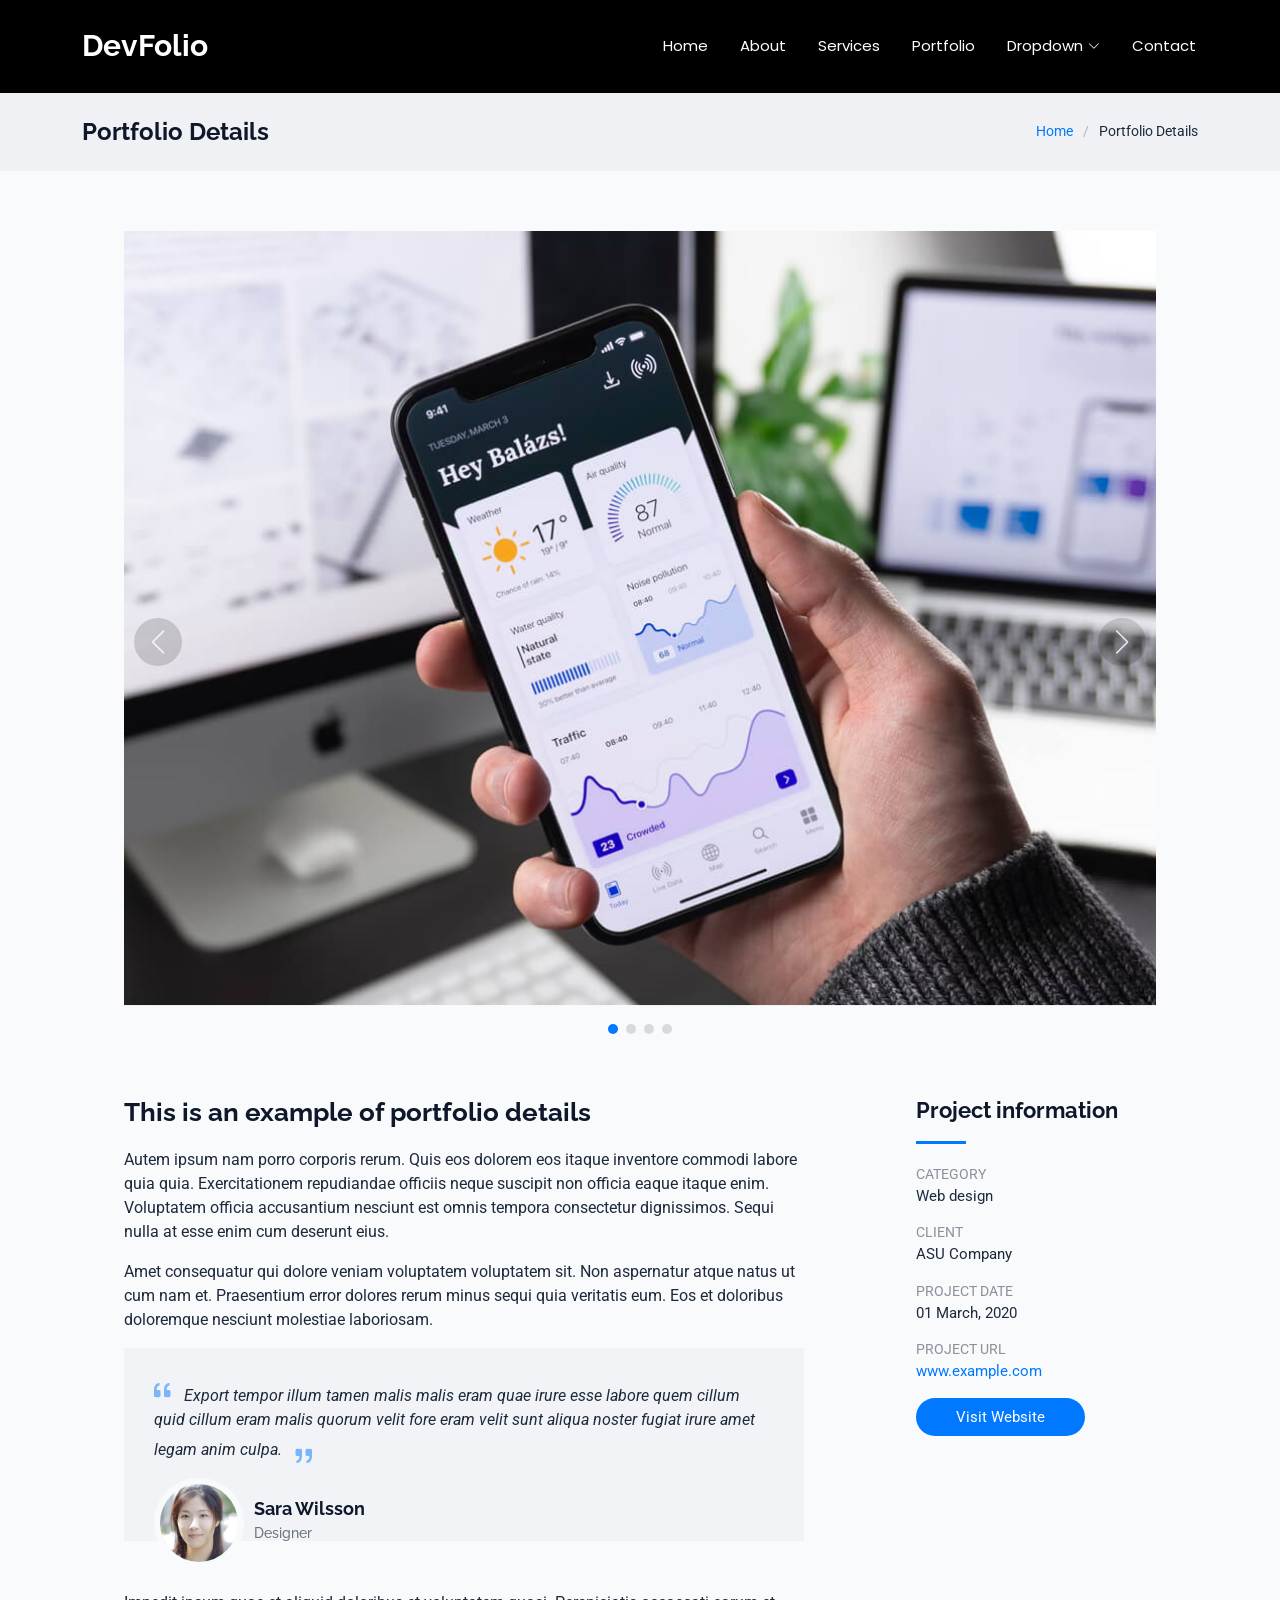
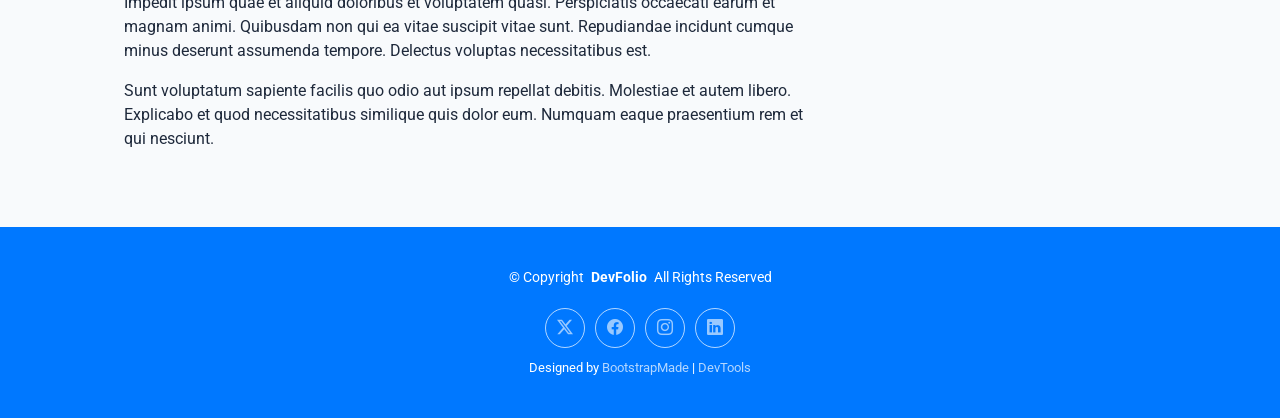
<file: DevFolio/portfolio-details.html>
<!DOCTYPE html>
<html lang="en">

<head>
  <meta charset="utf-8">
  <meta content="width=device-width, initial-scale=1.0" name="viewport">
  <title>Portfolio Details - DevFolio Bootstrap Template</title>
  <meta name="description" content="">
  <meta name="keywords" content="">

  <!-- Favicons -->
  <link href="assets/img/favicon.png" rel="icon">
  <link href="assets/img/apple-touch-icon.png" rel="apple-touch-icon">

  <!-- Fonts -->
  <link href="https://fonts.googleapis.com" rel="preconnect">
  <link href="https://fonts.gstatic.com" rel="preconnect" crossorigin>
  <link href="https://fonts.googleapis.com/css2?family=Roboto:ital,wght@0,100;0,300;0,400;0,500;0,700;0,900;1,100;1,300;1,400;1,500;1,700;1,900&family=Poppins:ital,wght@0,100;0,200;0,300;0,400;0,500;0,600;0,700;0,800;0,900;1,100;1,200;1,300;1,400;1,500;1,600;1,700;1,800;1,900&family=Raleway:ital,wght@0,100;0,200;0,300;0,400;0,500;0,600;0,700;0,800;0,900;1,100;1,200;1,300;1,400;1,500;1,600;1,700;1,800;1,900&display=swap" rel="stylesheet">

  <!-- Vendor CSS Files -->
  <link href="assets/vendor/bootstrap/css/bootstrap.min.css" rel="stylesheet">
  <link href="assets/vendor/bootstrap-icons/bootstrap-icons.css" rel="stylesheet">
  <link href="assets/vendor/aos/aos.css" rel="stylesheet">
  <link href="assets/vendor/glightbox/css/glightbox.min.css" rel="stylesheet">
  <link href="assets/vendor/swiper/swiper-bundle.min.css" rel="stylesheet">

  <!-- Main CSS File -->
  <link href="assets/css/main.css" rel="stylesheet">

  <!-- =======================================================
  * Template Name: DevFolio
  * Template URL: https://bootstrapmade.com/devfolio-bootstrap-portfolio-html-template/
  * Updated: Aug 07 2024 with Bootstrap v5.3.3
  * Author: BootstrapMade.com
  * License: https://bootstrapmade.com/license/
  ======================================================== -->
</head>

<body class="portfolio-details-page">

  <header id="header" class="header d-flex align-items-center sticky-top">
    <div class="container-fluid container-xl position-relative d-flex align-items-center justify-content-between">

      <a href="index.html" class="logo d-flex align-items-center">
        <!-- Uncomment the line below if you also wish to use an image logo -->
        <!-- <img src="assets/img/logo.png" alt=""> -->
        <h1 class="sitename">DevFolio</h1>
      </a>

      <nav id="navmenu" class="navmenu">
        <ul>
          <li><a href="#hero">Home<br></a></li>
          <li><a href="#about">About</a></li>
          <li><a href="#services">Services</a></li>
          <li><a href="#portfolio">Portfolio</a></li>
          <li class="dropdown"><a href="#"><span>Dropdown</span> <i class="bi bi-chevron-down toggle-dropdown"></i></a>
            <ul>
              <li><a href="#">Dropdown 1</a></li>
              <li class="dropdown"><a href="#"><span>Deep Dropdown</span> <i class="bi bi-chevron-down toggle-dropdown"></i></a>
                <ul>
                  <li><a href="#">Deep Dropdown 1</a></li>
                  <li><a href="#">Deep Dropdown 2</a></li>
                  <li><a href="#">Deep Dropdown 3</a></li>
                  <li><a href="#">Deep Dropdown 4</a></li>
                  <li><a href="#">Deep Dropdown 5</a></li>
                </ul>
              </li>
              <li><a href="#">Dropdown 2</a></li>
              <li><a href="#">Dropdown 3</a></li>
              <li><a href="#">Dropdown 4</a></li>
            </ul>
          </li>
          <li><a href="#contact">Contact</a></li>
        </ul>
        <i class="mobile-nav-toggle d-xl-none bi bi-list"></i>
      </nav>

    </div>
  </header>

  <main class="main">

    <!-- Page Title -->
    <div class="page-title" data-aos="fade">
      <div class="container d-lg-flex justify-content-between align-items-center">
        <h1 class="mb-2 mb-lg-0">Portfolio Details</h1>
        <nav class="breadcrumbs">
          <ol>
            <li><a href="index.html">Home</a></li>
            <li class="current">Portfolio Details</li>
          </ol>
        </nav>
      </div>
    </div><!-- End Page Title -->

    <!-- Portfolio Details Section -->
    <section id="portfolio-details" class="portfolio-details section">

      <div class="container" data-aos="fade-up">

        <div class="portfolio-details-slider swiper init-swiper">
          <script type="application/json" class="swiper-config">
            {
              "loop": true,
              "speed": 600,
              "autoplay": {
                "delay": 5000
              },
              "slidesPerView": "auto",
              "navigation": {
                "nextEl": ".swiper-button-next",
                "prevEl": ".swiper-button-prev"
              },
              "pagination": {
                "el": ".swiper-pagination",
                "type": "bullets",
                "clickable": true
              }
            }
          </script>
          <div class="swiper-wrapper align-items-center">

            <div class="swiper-slide">
              <img src="assets/img/portfolio/app-1.jpg" alt="">
            </div>

            <div class="swiper-slide">
              <img src="assets/img/portfolio/product-1.jpg" alt="">
            </div>

            <div class="swiper-slide">
              <img src="assets/img/portfolio/branding-1.jpg" alt="">
            </div>

            <div class="swiper-slide">
              <img src="assets/img/portfolio/books-1.jpg" alt="">
            </div>

          </div>
          <div class="swiper-button-prev"></div>
          <div class="swiper-button-next"></div>
          <div class="swiper-pagination"></div>
        </div>

        <div class="row justify-content-between gy-4 mt-4">

          <div class="col-lg-8" data-aos="fade-up">
            <div class="portfolio-description">
              <h2>This is an example of portfolio details</h2>
              <p>
                Autem ipsum nam porro corporis rerum. Quis eos dolorem eos itaque inventore commodi labore quia quia. Exercitationem repudiandae officiis neque suscipit non officia eaque itaque enim. Voluptatem officia accusantium nesciunt est omnis tempora consectetur dignissimos. Sequi nulla at esse enim cum deserunt eius.
              </p>
              <p>
                Amet consequatur qui dolore veniam voluptatem voluptatem sit. Non aspernatur atque natus ut cum nam et. Praesentium error dolores rerum minus sequi quia veritatis eum. Eos et doloribus doloremque nesciunt molestiae laboriosam.
              </p>

              <div class="testimonial-item">
                <p>
                  <i class="bi bi-quote quote-icon-left"></i>
                  <span>Export tempor illum tamen malis malis eram quae irure esse labore quem cillum quid cillum eram malis quorum velit fore eram velit sunt aliqua noster fugiat irure amet legam anim culpa.</span>
                  <i class="bi bi-quote quote-icon-right"></i>
                </p>
                <div>
                  <img src="assets/img/testimonials/testimonials-2.jpg" class="testimonial-img" alt="">
                  <h3>Sara Wilsson</h3>
                  <h4>Designer</h4>
                </div>
              </div>

              <p>
                Impedit ipsum quae et aliquid doloribus et voluptatem quasi. Perspiciatis occaecati earum et magnam animi. Quibusdam non qui ea vitae suscipit vitae sunt. Repudiandae incidunt cumque minus deserunt assumenda tempore. Delectus voluptas necessitatibus est.
              </p>

              <p>
                Sunt voluptatum sapiente facilis quo odio aut ipsum repellat debitis. Molestiae et autem libero. Explicabo et quod necessitatibus similique quis dolor eum. Numquam eaque praesentium rem et qui nesciunt.
              </p>

            </div>
          </div>

          <div class="col-lg-3" data-aos="fade-up" data-aos-delay="100">
            <div class="portfolio-info">
              <h3>Project information</h3>
              <ul>
                <li><strong>Category</strong> Web design</li>
                <li><strong>Client</strong> ASU Company</li>
                <li><strong>Project date</strong> 01 March, 2020</li>
                <li><strong>Project URL</strong> <a href="#">www.example.com</a></li>
                <li><a href="#" class="btn-visit align-self-start">Visit Website</a></li>
              </ul>
            </div>
          </div>

        </div>

      </div>

    </section><!-- /Portfolio Details Section -->

  </main>

  <footer id="footer" class="footer accent-background">

    <div class="container">
      <div class="copyright text-center ">
        <p>© <span>Copyright</span> <strong class="px-1 sitename">DevFolio</strong> <span>All Rights Reserved</span></p>
      </div>
      <div class="social-links d-flex justify-content-center">
        <a href=""><i class="bi bi-twitter-x"></i></a>
        <a href=""><i class="bi bi-facebook"></i></a>
        <a href=""><i class="bi bi-instagram"></i></a>
        <a href=""><i class="bi bi-linkedin"></i></a>
      </div>
      <div class="credits">
        <!-- All the links in the footer should remain intact. -->
        <!-- You can delete the links only if you've purchased the pro version. -->
        <!-- Licensing information: https://bootstrapmade.com/license/ -->
        <!-- Purchase the pro version with working PHP/AJAX contact form: [buy-url] -->
        Designed by <a href="https://bootstrapmade.com/">BootstrapMade</a> | <a href="https://bootstrapmade.com/tools/">DevTools</a>
      </div>
    </div>

  </footer>

  <!-- Scroll Top -->
  <a href="#" id="scroll-top" class="scroll-top d-flex align-items-center justify-content-center"><i class="bi bi-arrow-up-short"></i></a>

  <!-- Preloader -->
  <div id="preloader"></div>

  <!-- Vendor JS Files -->
  <script src="assets/vendor/bootstrap/js/bootstrap.bundle.min.js"></script>
  <script src="assets/vendor/php-email-form/validate.js"></script>
  <script src="assets/vendor/aos/aos.js"></script>
  <script src="assets/vendor/typed.js/typed.umd.js"></script>
  <script src="assets/vendor/waypoints/noframework.waypoints.js"></script>
  <script src="assets/vendor/purecounter/purecounter_vanilla.js"></script>
  <script src="assets/vendor/glightbox/js/glightbox.min.js"></script>
  <script src="assets/vendor/imagesloaded/imagesloaded.pkgd.min.js"></script>
  <script src="assets/vendor/isotope-layout/isotope.pkgd.min.js"></script>
  <script src="assets/vendor/swiper/swiper-bundle.min.js"></script>

  <!-- Main JS File -->
  <script src="assets/js/main.js"></script>

</body>

</html>
</file>
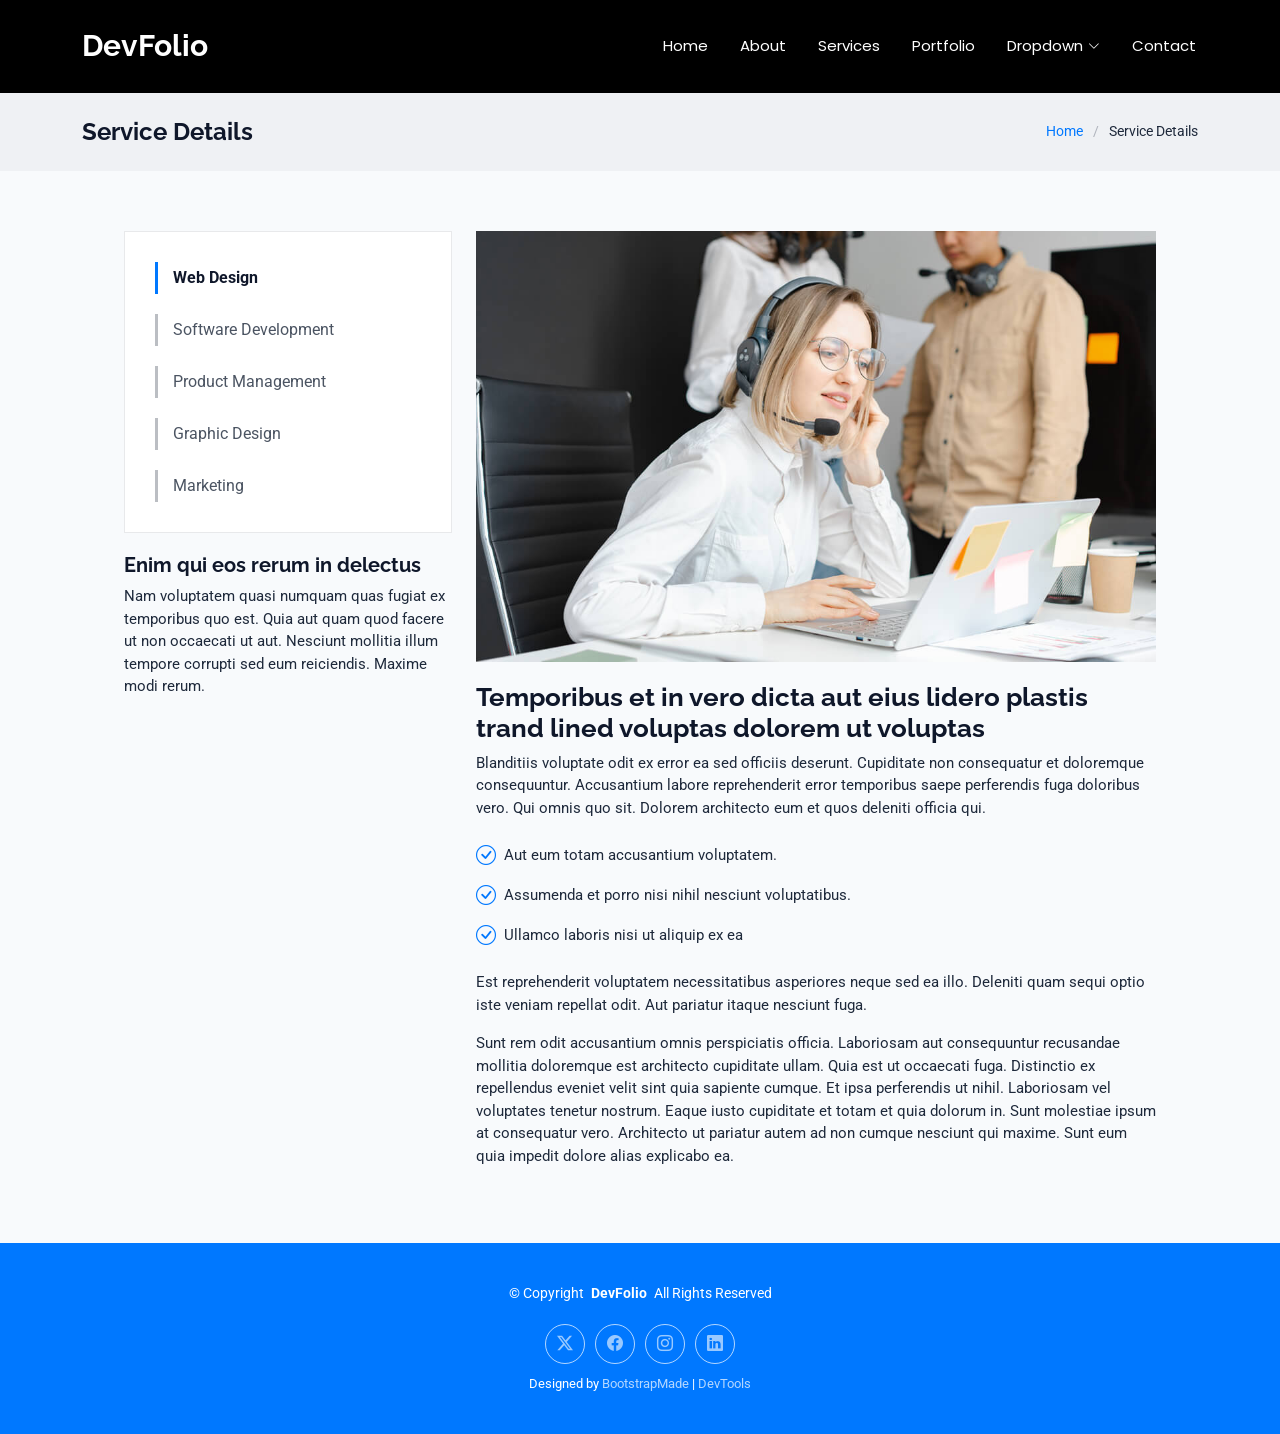
<file: DevFolio/service-details.html>
<!DOCTYPE html>
<html lang="en">

<head>
  <meta charset="utf-8">
  <meta content="width=device-width, initial-scale=1.0" name="viewport">
  <title>Service Details - DevFolio Bootstrap Template</title>
  <meta name="description" content="">
  <meta name="keywords" content="">

  <!-- Favicons -->
  <link href="assets/img/favicon.png" rel="icon">
  <link href="assets/img/apple-touch-icon.png" rel="apple-touch-icon">

  <!-- Fonts -->
  <link href="https://fonts.googleapis.com" rel="preconnect">
  <link href="https://fonts.gstatic.com" rel="preconnect" crossorigin>
  <link href="https://fonts.googleapis.com/css2?family=Roboto:ital,wght@0,100;0,300;0,400;0,500;0,700;0,900;1,100;1,300;1,400;1,500;1,700;1,900&family=Poppins:ital,wght@0,100;0,200;0,300;0,400;0,500;0,600;0,700;0,800;0,900;1,100;1,200;1,300;1,400;1,500;1,600;1,700;1,800;1,900&family=Raleway:ital,wght@0,100;0,200;0,300;0,400;0,500;0,600;0,700;0,800;0,900;1,100;1,200;1,300;1,400;1,500;1,600;1,700;1,800;1,900&display=swap" rel="stylesheet">

  <!-- Vendor CSS Files -->
  <link href="assets/vendor/bootstrap/css/bootstrap.min.css" rel="stylesheet">
  <link href="assets/vendor/bootstrap-icons/bootstrap-icons.css" rel="stylesheet">
  <link href="assets/vendor/aos/aos.css" rel="stylesheet">
  <link href="assets/vendor/glightbox/css/glightbox.min.css" rel="stylesheet">
  <link href="assets/vendor/swiper/swiper-bundle.min.css" rel="stylesheet">

  <!-- Main CSS File -->
  <link href="assets/css/main.css" rel="stylesheet">

  <!-- =======================================================
  * Template Name: DevFolio
  * Template URL: https://bootstrapmade.com/devfolio-bootstrap-portfolio-html-template/
  * Updated: Aug 07 2024 with Bootstrap v5.3.3
  * Author: BootstrapMade.com
  * License: https://bootstrapmade.com/license/
  ======================================================== -->
</head>

<body class="service-details-page">

  <header id="header" class="header d-flex align-items-center sticky-top">
    <div class="container-fluid container-xl position-relative d-flex align-items-center justify-content-between">

      <a href="index.html" class="logo d-flex align-items-center">
        <!-- Uncomment the line below if you also wish to use an image logo -->
        <!-- <img src="assets/img/logo.png" alt=""> -->
        <h1 class="sitename">DevFolio</h1>
      </a>

      <nav id="navmenu" class="navmenu">
        <ul>
          <li><a href="#hero">Home<br></a></li>
          <li><a href="#about">About</a></li>
          <li><a href="#services">Services</a></li>
          <li><a href="#portfolio">Portfolio</a></li>
          <li class="dropdown"><a href="#"><span>Dropdown</span> <i class="bi bi-chevron-down toggle-dropdown"></i></a>
            <ul>
              <li><a href="#">Dropdown 1</a></li>
              <li class="dropdown"><a href="#"><span>Deep Dropdown</span> <i class="bi bi-chevron-down toggle-dropdown"></i></a>
                <ul>
                  <li><a href="#">Deep Dropdown 1</a></li>
                  <li><a href="#">Deep Dropdown 2</a></li>
                  <li><a href="#">Deep Dropdown 3</a></li>
                  <li><a href="#">Deep Dropdown 4</a></li>
                  <li><a href="#">Deep Dropdown 5</a></li>
                </ul>
              </li>
              <li><a href="#">Dropdown 2</a></li>
              <li><a href="#">Dropdown 3</a></li>
              <li><a href="#">Dropdown 4</a></li>
            </ul>
          </li>
          <li><a href="#contact">Contact</a></li>
        </ul>
        <i class="mobile-nav-toggle d-xl-none bi bi-list"></i>
      </nav>

    </div>
  </header>

  <main class="main">

    <!-- Page Title -->
    <div class="page-title" data-aos="fade">
      <div class="container d-lg-flex justify-content-between align-items-center">
        <h1 class="mb-2 mb-lg-0">Service Details</h1>
        <nav class="breadcrumbs">
          <ol>
            <li><a href="index.html">Home</a></li>
            <li class="current">Service Details</li>
          </ol>
        </nav>
      </div>
    </div><!-- End Page Title -->

    <!-- Service Details Section -->
    <section id="service-details" class="service-details section">

      <div class="container">

        <div class="row gy-4">

          <div class="col-lg-4" data-aos="fade-up" data-aos-delay="100">
            <div class="services-list">
              <a href="#" class="active">Web Design</a>
              <a href="#">Software Development</a>
              <a href="#">Product Management</a>
              <a href="#">Graphic Design</a>
              <a href="#">Marketing</a>
            </div>

            <h4>Enim qui eos rerum in delectus</h4>
            <p>Nam voluptatem quasi numquam quas fugiat ex temporibus quo est. Quia aut quam quod facere ut non occaecati ut aut. Nesciunt mollitia illum tempore corrupti sed eum reiciendis. Maxime modi rerum.</p>
          </div>

          <div class="col-lg-8" data-aos="fade-up" data-aos-delay="200">
            <img src="assets/img/services.jpg" alt="" class="img-fluid services-img">
            <h3>Temporibus et in vero dicta aut eius lidero plastis trand lined voluptas dolorem ut voluptas</h3>
            <p>
              Blanditiis voluptate odit ex error ea sed officiis deserunt. Cupiditate non consequatur et doloremque consequuntur. Accusantium labore reprehenderit error temporibus saepe perferendis fuga doloribus vero. Qui omnis quo sit. Dolorem architecto eum et quos deleniti officia qui.
            </p>
            <ul>
              <li><i class="bi bi-check-circle"></i> <span>Aut eum totam accusantium voluptatem.</span></li>
              <li><i class="bi bi-check-circle"></i> <span>Assumenda et porro nisi nihil nesciunt voluptatibus.</span></li>
              <li><i class="bi bi-check-circle"></i> <span>Ullamco laboris nisi ut aliquip ex ea</span></li>
            </ul>
            <p>
              Est reprehenderit voluptatem necessitatibus asperiores neque sed ea illo. Deleniti quam sequi optio iste veniam repellat odit. Aut pariatur itaque nesciunt fuga.
            </p>
            <p>
              Sunt rem odit accusantium omnis perspiciatis officia. Laboriosam aut consequuntur recusandae mollitia doloremque est architecto cupiditate ullam. Quia est ut occaecati fuga. Distinctio ex repellendus eveniet velit sint quia sapiente cumque. Et ipsa perferendis ut nihil. Laboriosam vel voluptates tenetur nostrum. Eaque iusto cupiditate et totam et quia dolorum in. Sunt molestiae ipsum at consequatur vero. Architecto ut pariatur autem ad non cumque nesciunt qui maxime. Sunt eum quia impedit dolore alias explicabo ea.
            </p>
          </div>

        </div>

      </div>

    </section><!-- /Service Details Section -->

  </main>

  <footer id="footer" class="footer accent-background">

    <div class="container">
      <div class="copyright text-center ">
        <p>© <span>Copyright</span> <strong class="px-1 sitename">DevFolio</strong> <span>All Rights Reserved</span></p>
      </div>
      <div class="social-links d-flex justify-content-center">
        <a href=""><i class="bi bi-twitter-x"></i></a>
        <a href=""><i class="bi bi-facebook"></i></a>
        <a href=""><i class="bi bi-instagram"></i></a>
        <a href=""><i class="bi bi-linkedin"></i></a>
      </div>
      <div class="credits">
        <!-- All the links in the footer should remain intact. -->
        <!-- You can delete the links only if you've purchased the pro version. -->
        <!-- Licensing information: https://bootstrapmade.com/license/ -->
        <!-- Purchase the pro version with working PHP/AJAX contact form: [buy-url] -->
        Designed by <a href="https://bootstrapmade.com/">BootstrapMade</a> | <a href="https://bootstrapmade.com/tools/">DevTools</a>
      </div>
    </div>

  </footer>

  <!-- Scroll Top -->
  <a href="#" id="scroll-top" class="scroll-top d-flex align-items-center justify-content-center"><i class="bi bi-arrow-up-short"></i></a>

  <!-- Preloader -->
  <div id="preloader"></div>

  <!-- Vendor JS Files -->
  <script src="assets/vendor/bootstrap/js/bootstrap.bundle.min.js"></script>
  <script src="assets/vendor/php-email-form/validate.js"></script>
  <script src="assets/vendor/aos/aos.js"></script>
  <script src="assets/vendor/typed.js/typed.umd.js"></script>
  <script src="assets/vendor/waypoints/noframework.waypoints.js"></script>
  <script src="assets/vendor/purecounter/purecounter_vanilla.js"></script>
  <script src="assets/vendor/glightbox/js/glightbox.min.js"></script>
  <script src="assets/vendor/imagesloaded/imagesloaded.pkgd.min.js"></script>
  <script src="assets/vendor/isotope-layout/isotope.pkgd.min.js"></script>
  <script src="assets/vendor/swiper/swiper-bundle.min.js"></script>

  <!-- Main JS File -->
  <script src="assets/js/main.js"></script>

</body>

</html>
</file>
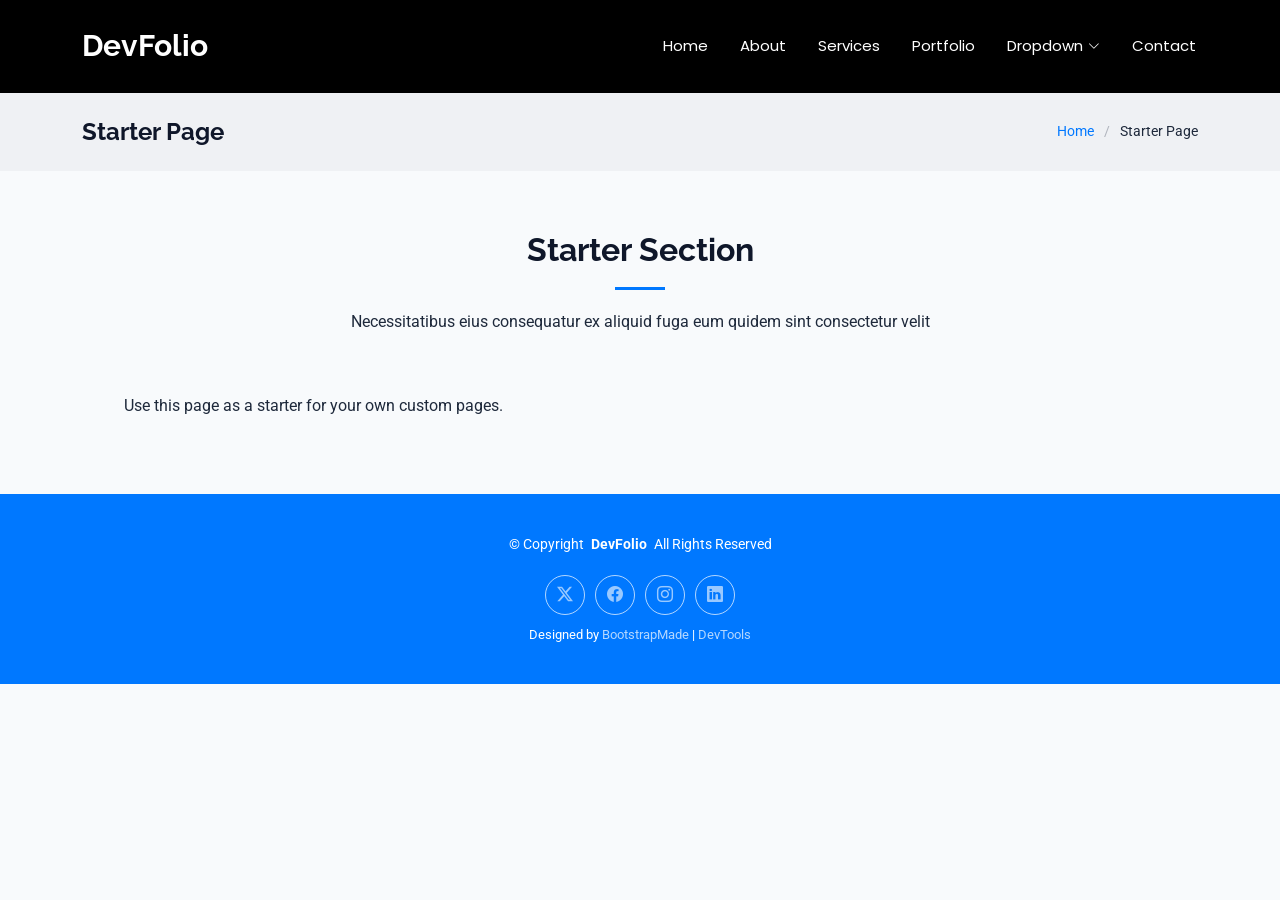
<file: DevFolio/starter-page.html>
<!DOCTYPE html>
<html lang="en">

<head>
  <meta charset="utf-8">
  <meta content="width=device-width, initial-scale=1.0" name="viewport">
  <title>Starter Page - DevFolio Bootstrap Template</title>
  <meta name="description" content="">
  <meta name="keywords" content="">

  <!-- Favicons -->
  <link href="assets/img/favicon.png" rel="icon">
  <link href="assets/img/apple-touch-icon.png" rel="apple-touch-icon">

  <!-- Fonts -->
  <link href="https://fonts.googleapis.com" rel="preconnect">
  <link href="https://fonts.gstatic.com" rel="preconnect" crossorigin>
  <link href="https://fonts.googleapis.com/css2?family=Roboto:ital,wght@0,100;0,300;0,400;0,500;0,700;0,900;1,100;1,300;1,400;1,500;1,700;1,900&family=Poppins:ital,wght@0,100;0,200;0,300;0,400;0,500;0,600;0,700;0,800;0,900;1,100;1,200;1,300;1,400;1,500;1,600;1,700;1,800;1,900&family=Raleway:ital,wght@0,100;0,200;0,300;0,400;0,500;0,600;0,700;0,800;0,900;1,100;1,200;1,300;1,400;1,500;1,600;1,700;1,800;1,900&display=swap" rel="stylesheet">

  <!-- Vendor CSS Files -->
  <link href="assets/vendor/bootstrap/css/bootstrap.min.css" rel="stylesheet">
  <link href="assets/vendor/bootstrap-icons/bootstrap-icons.css" rel="stylesheet">
  <link href="assets/vendor/aos/aos.css" rel="stylesheet">
  <link href="assets/vendor/glightbox/css/glightbox.min.css" rel="stylesheet">
  <link href="assets/vendor/swiper/swiper-bundle.min.css" rel="stylesheet">

  <!-- Main CSS File -->
  <link href="assets/css/main.css" rel="stylesheet">

  <!-- =======================================================
  * Template Name: DevFolio
  * Template URL: https://bootstrapmade.com/devfolio-bootstrap-portfolio-html-template/
  * Updated: Aug 07 2024 with Bootstrap v5.3.3
  * Author: BootstrapMade.com
  * License: https://bootstrapmade.com/license/
  ======================================================== -->
</head>

<body class="starter-page-page">

  <header id="header" class="header d-flex align-items-center sticky-top">
    <div class="container-fluid container-xl position-relative d-flex align-items-center justify-content-between">

      <a href="index.html" class="logo d-flex align-items-center">
        <!-- Uncomment the line below if you also wish to use an image logo -->
        <!-- <img src="assets/img/logo.png" alt=""> -->
        <h1 class="sitename">DevFolio</h1>
      </a>

      <nav id="navmenu" class="navmenu">
        <ul>
          <li><a href="#hero">Home<br></a></li>
          <li><a href="#about">About</a></li>
          <li><a href="#services">Services</a></li>
          <li><a href="#portfolio">Portfolio</a></li>
          <li class="dropdown"><a href="#"><span>Dropdown</span> <i class="bi bi-chevron-down toggle-dropdown"></i></a>
            <ul>
              <li><a href="#">Dropdown 1</a></li>
              <li class="dropdown"><a href="#"><span>Deep Dropdown</span> <i class="bi bi-chevron-down toggle-dropdown"></i></a>
                <ul>
                  <li><a href="#">Deep Dropdown 1</a></li>
                  <li><a href="#">Deep Dropdown 2</a></li>
                  <li><a href="#">Deep Dropdown 3</a></li>
                  <li><a href="#">Deep Dropdown 4</a></li>
                  <li><a href="#">Deep Dropdown 5</a></li>
                </ul>
              </li>
              <li><a href="#">Dropdown 2</a></li>
              <li><a href="#">Dropdown 3</a></li>
              <li><a href="#">Dropdown 4</a></li>
            </ul>
          </li>
          <li><a href="#contact">Contact</a></li>
        </ul>
        <i class="mobile-nav-toggle d-xl-none bi bi-list"></i>
      </nav>

    </div>
  </header>

  <main class="main">

    <!-- Page Title -->
    <div class="page-title" data-aos="fade">
      <div class="container d-lg-flex justify-content-between align-items-center">
        <h1 class="mb-2 mb-lg-0">Starter Page</h1>
        <nav class="breadcrumbs">
          <ol>
            <li><a href="index.html">Home</a></li>
            <li class="current">Starter Page</li>
          </ol>
        </nav>
      </div>
    </div><!-- End Page Title -->

    <!-- Starter Section Section -->
    <section id="starter-section" class="starter-section section">

      <!-- Section Title -->
      <div class="container section-title" data-aos="fade-up">
        <h2>Starter Section</h2>
        <p>Necessitatibus eius consequatur ex aliquid fuga eum quidem sint consectetur velit</p>
      </div><!-- End Section Title -->

      <div class="container" data-aos="fade-up">
        <p>Use this page as a starter for your own custom pages.</p>
      </div>

    </section><!-- /Starter Section Section -->

  </main>

  <footer id="footer" class="footer accent-background">

    <div class="container">
      <div class="copyright text-center ">
        <p>© <span>Copyright</span> <strong class="px-1 sitename">DevFolio</strong> <span>All Rights Reserved</span></p>
      </div>
      <div class="social-links d-flex justify-content-center">
        <a href=""><i class="bi bi-twitter-x"></i></a>
        <a href=""><i class="bi bi-facebook"></i></a>
        <a href=""><i class="bi bi-instagram"></i></a>
        <a href=""><i class="bi bi-linkedin"></i></a>
      </div>
      <div class="credits">
        <!-- All the links in the footer should remain intact. -->
        <!-- You can delete the links only if you've purchased the pro version. -->
        <!-- Licensing information: https://bootstrapmade.com/license/ -->
        <!-- Purchase the pro version with working PHP/AJAX contact form: [buy-url] -->
        Designed by <a href="https://bootstrapmade.com/">BootstrapMade</a> | <a href="https://bootstrapmade.com/tools/">DevTools</a>
      </div>
    </div>

  </footer>

  <!-- Scroll Top -->
  <a href="#" id="scroll-top" class="scroll-top d-flex align-items-center justify-content-center"><i class="bi bi-arrow-up-short"></i></a>

  <!-- Preloader -->
  <div id="preloader"></div>

  <!-- Vendor JS Files -->
  <script src="assets/vendor/bootstrap/js/bootstrap.bundle.min.js"></script>
  <script src="assets/vendor/php-email-form/validate.js"></script>
  <script src="assets/vendor/aos/aos.js"></script>
  <script src="assets/vendor/typed.js/typed.umd.js"></script>
  <script src="assets/vendor/waypoints/noframework.waypoints.js"></script>
  <script src="assets/vendor/purecounter/purecounter_vanilla.js"></script>
  <script src="assets/vendor/glightbox/js/glightbox.min.js"></script>
  <script src="assets/vendor/imagesloaded/imagesloaded.pkgd.min.js"></script>
  <script src="assets/vendor/isotope-layout/isotope.pkgd.min.js"></script>
  <script src="assets/vendor/swiper/swiper-bundle.min.js"></script>

  <!-- Main JS File -->
  <script src="assets/js/main.js"></script>

</body>

</html>
</file>
<file: DevFolio/assets/css/main.css>
/**
* Template Name: DevFolio
* Template URL: https://bootstrapmade.com/devfolio-bootstrap-portfolio-html-template/
* Updated: Aug 07 2024 with Bootstrap v5.3.3
* Author: BootstrapMade.com
* License: https://bootstrapmade.com/license/
*/

/*--------------------------------------------------------------
# Font & Color Variables
# Help: https://bootstrapmade.com/color-system/
--------------------------------------------------------------*/
/* Fonts */
:root {
  --default-font: "Roboto",  system-ui, -apple-system, "Segoe UI", Roboto, "Helvetica Neue", Arial, "Noto Sans", "Liberation Sans", sans-serif, "Apple Color Emoji", "Segoe UI Emoji", "Segoe UI Symbol", "Noto Color Emoji";
  --heading-font: "Raleway",  sans-serif;
  --nav-font: "Poppins",  sans-serif;
}

/* Global Colors - The following color variables are used throughout the website. Updating them here will change the color scheme of the entire website */
:root { 
  --background-color: #f8fafc; /* Background color for the entire website, including individual sections */
  --default-color: #1e293b; /* Default color used for the majority of the text content across the entire website */
  --heading-color: #0f172a; /* Color for headings, subheadings and title throughout the website */
  --accent-color: #0078ff; /* Accent color that represents your brand on the website. It's used for buttons, links, and other elements that need to stand out */
  --surface-color: #ffffff; /* The surface color is used as a background of boxed elements within sections, such as cards, icon boxes, or other elements that require a visual separation from the global background. */
  --contrast-color: #ffffff; /* Contrast color for text, ensuring readability against backgrounds of accent, heading, or default colors. */
}

/* Nav Menu Colors - The following color variables are used specifically for the navigation menu. They are separate from the global colors to allow for more customization options */
:root {
  --nav-color: #ffffff;  /* The default color of the main navmenu links */
  --nav-hover-color: #ffffff; /* Applied to main navmenu links when they are hovered over or active */
  --nav-mobile-background-color: #ffffff; /* Used as the background color for mobile navigation menu */
  --nav-dropdown-background-color: #ffffff; /* Used as the background color for dropdown items that appear when hovering over primary navigation items */
  --nav-dropdown-color: #212529; /* Used for navigation links of the dropdown items in the navigation menu. */
  --nav-dropdown-hover-color: #0078ff; /* Similar to --nav-hover-color, this color is applied to dropdown navigation links when they are hovered over. */
}

/* Color Presets - These classes override global colors when applied to any section or element, providing reuse of the sam color scheme. */

.light-background {
  --background-color: #f9f9f9;
  --surface-color: #ffffff;
}

.dark-background {
  --background-color: #060606;
  --default-color: #ffffff;
  --heading-color: #ffffff;
  --surface-color: #252525;
  --contrast-color: #ffffff;
}

.accent-background {
  --background-color: #0078ff;
  --default-color: #ffffff;
  --heading-color: #ffffff;
  --accent-color: #ffffff;
  --surface-color: #3393ff;
  --contrast-color: #ffffff;
}

/* Smooth scroll */
:root {
  scroll-behavior: smooth;
}

/*--------------------------------------------------------------
# General Styling & Shared Classes
--------------------------------------------------------------*/
body {
  color: var(--default-color);
  background-color: var(--background-color);
  font-family: var(--default-font);
}

a {
  color: var(--accent-color);
  text-decoration: none;
  transition: 0.3s;
}

a:hover {
  color: color-mix(in srgb, var(--accent-color), transparent 25%);
  text-decoration: none;
}

h1,
h2,
h3,
h4,
h5,
h6 {
  color: var(--heading-color);
  font-family: var(--heading-font);
}

/* PHP Email Form Messages
------------------------------*/
.php-email-form .error-message {
  display: none;
  background: #df1529;
  color: #ffffff;
  text-align: left;
  padding: 15px;
  margin-bottom: 24px;
  font-weight: 600;
}

.php-email-form .sent-message {
  display: none;
  color: #ffffff;
  background: #059652;
  text-align: center;
  padding: 15px;
  margin-bottom: 24px;
  font-weight: 600;
}

.php-email-form .loading {
  display: none;
  background: var(--surface-color);
  text-align: center;
  padding: 15px;
  margin-bottom: 24px;
}

.php-email-form .loading:before {
  content: "";
  display: inline-block;
  border-radius: 50%;
  width: 24px;
  height: 24px;
  margin: 0 10px -6px 0;
  border: 3px solid var(--accent-color);
  border-top-color: var(--surface-color);
  animation: php-email-form-loading 1s linear infinite;
}

@keyframes php-email-form-loading {
  0% {
    transform: rotate(0deg);
  }

  100% {
    transform: rotate(360deg);
  }
}

/*--------------------------------------------------------------
# Global Header
--------------------------------------------------------------*/
.header {
  --background-color: #000000;
  --default-color: #ffffff;
  --heading-color: #ffffff;
  color: var(--default-color);
  background-color: var(--background-color);
  padding: 20px 0;
  transition: all 0.5s;
  z-index: 997;
}

.header .logo {
  line-height: 1;
}

.header .logo img {
  max-height: 32px;
  margin-right: 8px;
}

.header .logo h1 {
  font-size: 30px;
  margin: 0;
  font-weight: 700;
  color: var(--heading-color);
}

.scrolled .header {
  box-shadow: 0px 0 18px rgba(0, 0, 0, 0.1);
}

/*--------------------------------------------------------------
# Navigation Menu
--------------------------------------------------------------*/
/* Desktop Navigation */
@media (min-width: 1200px) {
  .navmenu {
    padding: 0;
  }

  .navmenu ul {
    margin: 0;
    padding: 0;
    display: flex;
    list-style: none;
    align-items: center;
  }

  .navmenu li {
    position: relative;
  }

  .navmenu>ul>li {
    white-space: nowrap;
    padding: 15px 14px;
  }

  .navmenu>ul>li:last-child {
    padding-right: 0;
  }

  .navmenu a,
  .navmenu a:focus {
    color: var(--nav-color);
    font-size: 15px;
    padding: 0 2px;
    font-family: var(--nav-font);
    font-weight: 400;
    display: flex;
    align-items: center;
    justify-content: space-between;
    white-space: nowrap;
    transition: 0.3s;
    position: relative;
  }

  .navmenu a i,
  .navmenu a:focus i {
    font-size: 12px;
    line-height: 0;
    margin-left: 5px;
    transition: 0.3s;
  }

  .navmenu>ul>li>a:before {
    content: "";
    position: absolute;
    width: 100%;
    height: 2px;
    bottom: -6px;
    left: 0;
    background-color: var(--nav-hover-color);
    visibility: hidden;
    width: 0px;
    transition: all 0.3s ease-in-out 0s;
  }

  .navmenu a:hover:before,
  .navmenu li:hover>a:before,
  .navmenu .active:before {
    visibility: visible;
    width: 100%;
  }

  .navmenu li:hover>a,
  .navmenu .active,
  .navmenu .active:focus {
    color: var(--nav-hover-color);
  }

  .navmenu .dropdown ul {
    margin: 0;
    padding: 10px 0;
    background: var(--nav-dropdown-background-color);
    display: block;
    position: absolute;
    visibility: hidden;
    left: 14px;
    top: 130%;
    opacity: 0;
    transition: 0.3s;
    border-radius: 4px;
    z-index: 99;
    box-shadow: 0px 0px 30px rgba(0, 0, 0, 0.1);
  }

  .navmenu .dropdown ul li {
    min-width: 200px;
  }

  .navmenu .dropdown ul a {
    padding: 10px 20px;
    font-size: 15px;
    text-transform: none;
    color: var(--nav-dropdown-color);
  }

  .navmenu .dropdown ul a i {
    font-size: 12px;
  }

  .navmenu .dropdown ul a:hover,
  .navmenu .dropdown ul .active:hover,
  .navmenu .dropdown ul li:hover>a {
    color: var(--nav-dropdown-hover-color);
  }

  .navmenu .dropdown:hover>ul {
    opacity: 1;
    top: 100%;
    visibility: visible;
  }

  .navmenu .dropdown .dropdown ul {
    top: 0;
    left: -90%;
    visibility: hidden;
  }

  .navmenu .dropdown .dropdown:hover>ul {
    opacity: 1;
    top: 0;
    left: -100%;
    visibility: visible;
  }
}

/* Mobile Navigation */
@media (max-width: 1199px) {
  .mobile-nav-toggle {
    color: var(--nav-color);
    font-size: 28px;
    line-height: 0;
    margin-right: 10px;
    cursor: pointer;
    transition: color 0.3s;
  }

  .navmenu {
    padding: 0;
    z-index: 9997;
  }

  .navmenu ul {
    display: none;
    list-style: none;
    position: absolute;
    inset: 60px 20px 20px 20px;
    padding: 10px 0;
    margin: 0;
    border-radius: 6px;
    background-color: var(--nav-mobile-background-color);
    border: 1px solid color-mix(in srgb, var(--default-color), transparent 90%);
    box-shadow: none;
    overflow-y: auto;
    transition: 0.3s;
    z-index: 9998;
  }

  .navmenu a,
  .navmenu a:focus {
    color: var(--nav-dropdown-color);
    padding: 10px 20px;
    font-family: var(--nav-font);
    font-size: 17px;
    font-weight: 500;
    display: flex;
    align-items: center;
    justify-content: space-between;
    white-space: nowrap;
    transition: 0.3s;
  }

  .navmenu a i,
  .navmenu a:focus i {
    font-size: 12px;
    line-height: 0;
    margin-left: 5px;
    width: 30px;
    height: 30px;
    display: flex;
    align-items: center;
    justify-content: center;
    border-radius: 50%;
    transition: 0.3s;
    background-color: color-mix(in srgb, var(--accent-color), transparent 90%);
  }

  .navmenu a i:hover,
  .navmenu a:focus i:hover {
    background-color: var(--accent-color);
    color: var(--contrast-color);
  }

  .navmenu a:hover,
  .navmenu .active,
  .navmenu .active:focus {
    color: var(--nav-dropdown-hover-color);
  }

  .navmenu .active i,
  .navmenu .active:focus i {
    background-color: var(--accent-color);
    color: var(--contrast-color);
    transform: rotate(180deg);
  }

  .navmenu .dropdown ul {
    position: static;
    display: none;
    z-index: 99;
    padding: 10px 0;
    margin: 10px 20px;
    background-color: var(--nav-dropdown-background-color);
    transition: all 0.5s ease-in-out;
  }

  .navmenu .dropdown ul ul {
    background-color: rgba(33, 37, 41, 0.1);
  }

  .navmenu .dropdown>.dropdown-active {
    display: block;
    background-color: rgba(33, 37, 41, 0.03);
  }

  .mobile-nav-active {
    overflow: hidden;
  }

  .mobile-nav-active .mobile-nav-toggle {
    color: #fff;
    position: absolute;
    font-size: 32px;
    top: 15px;
    right: 15px;
    margin-right: 0;
    z-index: 9999;
  }

  .mobile-nav-active .navmenu {
    position: fixed;
    overflow: hidden;
    inset: 0;
    background: rgba(33, 37, 41, 0.8);
    transition: 0.3s;
  }

  .mobile-nav-active .navmenu>ul {
    display: block;
  }
}

/*--------------------------------------------------------------
# Global Footer
--------------------------------------------------------------*/
.footer {
  color: var(--default-color);
  background-color: var(--background-color);
  font-size: 14px;
  padding: 40px 0;
  position: relative;
}

.footer .copyright p {
  margin-bottom: 0;
}

.footer .social-links {
  margin-top: 20px;
}

.footer .social-links a {
  display: flex;
  align-items: center;
  justify-content: center;
  width: 40px;
  height: 40px;
  border-radius: 50%;
  border: 1px solid color-mix(in srgb, var(--default-color), transparent 30%);
  font-size: 16px;
  color: color-mix(in srgb, var(--default-color), transparent 40%);
  margin: 0 5px;
  transition: 0.3s;
}

.footer .social-links a:hover {
  color: var(--default-color);
  border-color: var(--default-color);
}

.footer .credits {
  margin-top: 10px;
  font-size: 13px;
  text-align: center;
}

.footer .credits a {
  color: color-mix(in srgb, var(--default-color), transparent 30%);
}

/*--------------------------------------------------------------
# Preloader
--------------------------------------------------------------*/
#preloader {
  position: fixed;
  inset: 0;
  z-index: 999999;
  overflow: hidden;
  background: var(--background-color);
  transition: all 0.6s ease-out;
}

#preloader:before {
  content: "";
  position: fixed;
  top: calc(50% - 30px);
  left: calc(50% - 30px);
  border: 6px solid #ffffff;
  border-color: var(--accent-color) transparent var(--accent-color) transparent;
  border-radius: 50%;
  width: 60px;
  height: 60px;
  animation: animate-preloader 1.5s linear infinite;
}

@keyframes animate-preloader {
  0% {
    transform: rotate(0deg);
  }

  100% {
    transform: rotate(360deg);
  }
}

/*--------------------------------------------------------------
# Scroll Top Button
--------------------------------------------------------------*/
.scroll-top {
  position: fixed;
  visibility: hidden;
  opacity: 0;
  right: 15px;
  bottom: -15px;
  z-index: 99999;
  background-color: var(--accent-color);
  width: 44px;
  height: 44px;
  border-radius: 50px;
  transition: all 0.4s;
}

.scroll-top i {
  font-size: 24px;
  color: var(--contrast-color);
  line-height: 0;
}

.scroll-top:hover {
  background-color: color-mix(in srgb, var(--accent-color), transparent 20%);
  color: var(--contrast-color);
}

.scroll-top.active {
  visibility: visible;
  opacity: 1;
  bottom: 15px;
}

/*--------------------------------------------------------------
# Disable aos animation delay on mobile devices
--------------------------------------------------------------*/
@media screen and (max-width: 768px) {
  [data-aos-delay] {
    transition-delay: 0 !important;
  }
}

/*--------------------------------------------------------------
# Global Page Titles & Breadcrumbs
--------------------------------------------------------------*/
.page-title {
  --background-color: color-mix(in srgb, var(--default-color), transparent 96%);
  color: var(--default-color);
  background-color: var(--background-color);
  padding: 25px 0;
  position: relative;
}

.page-title h1 {
  font-size: 24px;
  font-weight: 700;
}

.page-title .breadcrumbs ol {
  display: flex;
  flex-wrap: wrap;
  list-style: none;
  padding: 0;
  margin: 0;
  font-size: 14px;
  font-weight: 400;
}

.page-title .breadcrumbs ol li+li {
  padding-left: 10px;
}

.page-title .breadcrumbs ol li+li::before {
  content: "/";
  display: inline-block;
  padding-right: 10px;
  color: color-mix(in srgb, var(--default-color), transparent 70%);
}

/*--------------------------------------------------------------
# Global Sections
--------------------------------------------------------------*/
section,
.section {
  color: var(--default-color);
  background-color: var(--background-color);
  padding: 60px 0;
  scroll-margin-top: 92px;
  overflow: clip;
}

/* Keep section backgrounds full width while constraining inner content */
.main section > .container,
.main .section > .container {
  width: min(100%, 1080px);
  max-width: 1080px;
  margin-left: auto;
  margin-right: auto;
  padding-left: 20px;
  padding-right: 20px;
}

@media (min-width: 1200px) {
  .main section > .container,
  .main .section > .container {
    padding-left: 24px;
    padding-right: 24px;
  }
}

@media (max-width: 1199px) {

  section,
  .section {
    scroll-margin-top: 76px;
  }
}


/*--------------------------------------------------------------
# Global Section Titles
--------------------------------------------------------------*/
.section-title {
  text-align: center;
  padding-bottom: 60px;
  position: relative;
}

.section-title h2 {
  font-size: 32px;
  font-weight: 700;
  margin-bottom: 20px;
  padding-bottom: 20px;
  position: relative;
}

.section-title h2:after {
  content: "";
  position: absolute;
  display: block;
  width: 50px;
  height: 3px;
  background: var(--accent-color);
  left: 0;
  right: 0;
  bottom: 0;
  margin: auto;
}

.section-title p {
  margin-bottom: 0;
}

/*--------------------------------------------------------------
# Hero Section
--------------------------------------------------------------*/
.hero {
  width: 100%;
  min-height: calc(100vh - 92px);
  position: relative;
  padding: 60px 0;
  display: flex;
  align-items: center;
  justify-content: center;
}

.hero img {
  position: absolute;
  inset: 0;
  display: block;
  width: 100%;
  height: 100%;
  object-fit: cover;
  z-index: 1;
}

.hero:before {
  content: "";
  background: color-mix(in srgb, var(--background-color), transparent 30%);
  position: absolute;
  inset: 0;
  z-index: 2;
}

.hero .container {
  position: relative;
  z-index: 3;
}

.hero h2 {
  margin: 0;
  font-size: 64px;
  font-weight: 700;
  font-family: "Ribeye", cursive;
}

.hero p {
  margin: 5px 0 0 0;
  font-size: 36px;
  font-weight: 600;
}

.hero p span {
  letter-spacing: 1px;
}

@media (max-width: 768px) {
  .hero h2 {
    font-size: 32px;
  }

  .hero p {
    font-size: 20px;
  }
}

.hero-scroll-indicator {
  position: absolute;
  bottom: 30px;
  left: 50%;
  transform: translateX(-50%);
  z-index: 2;
  text-decoration: none;
  color: rgba(255, 255, 255, 0.8);
  font-size: 2rem;
  transition: opacity 0.4s ease, visibility 0.4s ease;
  animation: heartbeat 1.5s ease-in-out infinite;
}

.hero-scroll-indicator:hover {
  color: #fff;
  animation-play-state: paused;
}

.hero-scroll-indicator.hidden {
  opacity: 0;
  visibility: hidden;
  pointer-events: none;
}

@keyframes heartbeat {
  0%, 100% {
    transform: translateX(-50%) scale(1);
    opacity: 0.8;
  }
  50% {
    transform: translateX(-50%) scale(1.3);
    opacity: 1;
  }
}

/*--------------------------------------------------------------
# About Section
--------------------------------------------------------------*/
.about .container {
  background-color: var(--surface-color);
  box-shadow: 0px 2px 15px rgba(0, 0, 0, 0.1);
  padding: 30px;
}

.about .skills-content h5 {
  font-size: 18px;
  font-weight: 700;
  margin: 30px 0 15px 0;
}

.about .progress {
  height: 36px;
  display: block;
  background: none;
  border-radius: 0;
  margin-top: 15px;
}

.about .progress .skill {
  color: var(--default-color);
  padding: 0;
  margin: 0 0 6px 0;
  text-transform: uppercase;
  display: block;
  font-weight: 600;
  font-family: var(--heading-font);
}

.about .progress .skill .val {
  float: right;
  font-style: normal;
}

.about .progress .skill > img {
  vertical-align: middle;
  margin-right: 6px;
  border-radius: 4px;
}

.about .progress-bar-wrap {
  background: color-mix(in srgb, var(--default-color), transparent 90%);
  height: 10px;
}

.about .progress-bar {
  width: 1px;
  height: 10px;
  transition: 0.9s;
  background-color: var(--accent-color);
}

.about .about-me h4 {
  font-size: 28px;
  position: relative;
  padding-bottom: 10px;
  margin-bottom: 30px;
  font-weight: 700;
}

.about .about-me h4:after {
  content: "";
  position: absolute;
  display: block;
  width: 64px;
  height: 3px;
  background: var(--accent-color);
  left: 0;
  bottom: 0;
  margin: auto;
}

.about .about-me p {
  font-size: 18px;
}

/*--------------------------------------------------------------
# Resume Section
--------------------------------------------------------------*/
.resume .resume-title {
  color: var(--heading-color);
  font-size: 26px;
  font-weight: 700;
  margin-top: 20px;
  margin-bottom: 20px;
}

.resume .resume-item {
  padding: 0 0 20px 20px;
  margin-top: -2px;
  border-left: 2px solid var(--accent-color);
  position: relative;
}

.resume .resume-item h4 {
  line-height: 18px;
  font-size: 18px;
  font-weight: 600;
  text-transform: uppercase;
  color: color-mix(in srgb, var(--default-color), transparent 20%);
  margin-bottom: 10px;
}

.resume .resume-item h5 {
  font-size: 16px;
  padding: 5px 15px;
  display: inline-block;
  font-weight: 600;
  margin-bottom: 10px;
}

.resume .resume-item ul {
  padding-left: 20px;
}

.resume .resume-item ul li {
  padding-bottom: 10px;
}

.resume .resume-item:last-child {
  padding-bottom: 0;
}

.resume .resume-item::before {
  content: "";
  position: absolute;
  width: 16px;
  height: 16px;
  border-radius: 50px;
  left: -9px;
  top: 0;
  background: var(--background-color);
  border: 2px solid var(--accent-color);
}

/*--------------------------------------------------------------
# Services Section
--------------------------------------------------------------*/
.services .service-item {
  background-color: var(--surface-color);
  box-shadow: 0px 5px 90px 0px rgba(0, 0, 0, 0.1);
  padding: 60px 30px;
  transition: all ease-in-out 0.3s;
  border-radius: 18px;
  border-bottom: 5px solid var(--surface-color);
  height: 100%;
}

.services .service-item .icon {
  color: var(--contrast-color);
  background: var(--accent-color);
  margin: 0;
  width: 64px;
  height: 64px;
  border-radius: 50px;
  display: flex;
  align-items: center;
  justify-content: center;
  margin-bottom: 20px;
  font-size: 28px;
  transition: ease-in-out 0.3s;
}

.services .icon img,
.services .icon svg {
  width: 48px;
  height: 48px;
}

.services .service-item h3 {
  font-weight: 700;
  margin: 10px 0 15px 0;
  font-size: 22px;
  transition: ease-in-out 0.3s;
}

.services .service-item p {
  line-height: 24px;
  font-size: 14px;
  margin-bottom: 0;
}

@media (min-width: 1365px) {
  .services .service-item:hover {
    transform: translateY(-10px);
    border-color: var(--accent-color);
  }

  .services .service-item:hover h3 {
    color: var(--accent-color);
  }
}

/*--------------------------------------------------------------
# Stats Section
--------------------------------------------------------------*/
.stats {
  position: relative;
  min-height: clamp(320px, 40vh, 500px);
  padding: 0;
}

.stats img {
  position: absolute;
  inset: 0;
  display: block;
  width: 100%;
  height: 100%;
  object-fit: cover;
  object-position: center 60%;
  z-index: 1;
}

.stats:before {
  content: "";
  background: color-mix(in srgb, white, transparent 55%);
  position: absolute;
  inset: 0;
  z-index: 2;
}

.stats .container {
  position: relative;
  z-index: 3;
}

.stats .stats-item {
  padding: 30px;
  width: 100%;
}

.stats .stats-item span {
  font-size: 48px;
  display: block;
  color: var(--default-color);
  font-weight: 700;
}

.stats .stats-item p {
  padding: 0;
  margin: 0;
  font-family: var(--heading-font);
  font-size: 16px;
  font-weight: 700;
  color: color-mix(in srgb, var(--default-color), transparent 40%);
}

/*--------------------------------------------------------------
# Portfolio Section
--------------------------------------------------------------*/
.portfolio .portfolio-filters {
  padding: 0;
  margin: 0 auto 20px auto;
  list-style: none;
  text-align: center;
}

.portfolio .portfolio-filters li {
  cursor: pointer;
  display: inline-block;
  padding: 0;
  font-size: 16px;
  font-weight: 600;
  margin: 0 10px;
  line-height: 1;
  text-transform: uppercase;
  margin-bottom: 5px;
  transition: all 0.3s ease-in-out;
}

.portfolio .portfolio-filters li:hover,
.portfolio .portfolio-filters li.filter-active {
  color: var(--accent-color);
}

.portfolio .portfolio-filters li:first-child {
  margin-left: 0;
}

.portfolio .portfolio-filters li:last-child {
  margin-right: 0;
}

@media (max-width: 575px) {
  .portfolio .portfolio-filters li {
    font-size: 14px;
    margin: 0 5px;
  }
}

.portfolio .portfolio-item {
  position: relative;
}

.portfolio .portfolio-item .portfolio-info {
  opacity: 0;
  position: absolute;
  left: 30px;
  right: 30px;
  bottom: 0;
  z-index: 3;
  transition: all ease-in-out 0.3s;
  background: color-mix(in srgb, var(--background-color), transparent 10%);
  padding: 15px;
}

.portfolio .portfolio-item .portfolio-info h4 {
  font-size: 18px;
  font-weight: 600;
  padding-right: 50px;
}

.portfolio .portfolio-item .portfolio-info p {
  color: color-mix(in srgb, var(--default-color), transparent 30%);
  font-size: 14px;
  margin-bottom: 0;
  padding-right: 50px;
}

.portfolio .portfolio-item .portfolio-info .preview-link,
.portfolio .portfolio-item .portfolio-info .details-link {
  position: absolute;
  right: 50px;
  font-size: 24px;
  top: calc(50% - 14px);
  color: color-mix(in srgb, var(--default-color), transparent 30%);
  transition: 0.3s;
  line-height: 0;
}

.portfolio .portfolio-item .portfolio-info .preview-link:hover,
.portfolio .portfolio-item .portfolio-info .details-link:hover {
  color: var(--accent-color);
}

.portfolio .portfolio-item .portfolio-info .details-link {
  right: 14px;
  font-size: 28px;
}

.portfolio .portfolio-item:hover .portfolio-info {
  opacity: 1;
  bottom: 20px;
}
/* Portfolio Showcase (custom) */
.portfolio .portfolio-shell {
  border: 1px solid #e5e7eb;
  border-radius: 18px;
  padding: clamp(18px, 3vw, 36px);
  background: #ffffff;
  box-shadow: 0 10px 15px -3px rgba(0, 0, 0, 0.1);
}

.portfolio .portfolio-head {
  display: grid;
  justify-items: center;
  gap: 10px;
  margin-bottom: 26px;
}

.portfolio .portfolio-title {
  margin: 0;
  font-size: clamp(24px, 3vw, 36px);
  letter-spacing: 0.04em;
}

.portfolio .portfolio-dots {
  display: flex;
  gap: 12px;
}

.portfolio .portfolio-dot {
  width: 14px;
  height: 14px;
  border-radius: 50%;
  border: 2px solid #111;
  background: transparent;
  padding: 0;
  cursor: pointer;
  transition: transform 0.2s ease, background-color 0.25s ease;
}

.portfolio .portfolio-dot:hover {
  transform: scale(1.1);
}

.portfolio .portfolio-dot.is-active {
  background: #111;
}

.portfolio .portfolio-body {
  display: grid;
  grid-template-columns: 1fr 1fr;
  gap: clamp(18px, 3vw, 36px);
  align-items: center;
}

.portfolio .portfolio-media-frame {
  width: 100%;
  aspect-ratio: 16 / 10;
  border: 4px solid #111;
  border-radius: 46px;
  overflow: hidden;
  background: #f2f2f2;
}

.portfolio .portfolio-media-frame img,
.portfolio .portfolio-media-frame video {
  width: 100%;
  height: 100%;
  object-fit: cover;
  display: block;
}

/* Transicion suave al cambiar proyecto */
.portfolio .portfolio-body .portfolio-media-frame,
.portfolio .portfolio-body .portfolio-copy {
  transition: opacity 0.28s ease, transform 0.28s ease;
}

.portfolio .portfolio-body.is-changing .portfolio-media-frame,
.portfolio .portfolio-body.is-changing .portfolio-copy {
  opacity: 0;
  transform: translateY(8px);
}

.portfolio .portfolio-copy h3 {
  margin-top: 0;
  margin-bottom: 14px;
  font-size: clamp(20px, 2.2vw, 30px);
}

.portfolio .portfolio-copy p {
  margin: 0;
  font-size: clamp(15px, 1.5vw, 20px);
  line-height: 1.6;
}

@media (max-width: 991px) {
  .portfolio .portfolio-body {
    grid-template-columns: 1fr;
  }
}

/*--------------------------------------------------------------
# Pricing Section
--------------------------------------------------------------*/
.pricing .pricing-item {
  border-bottom: 1px dashed color-mix(in srgb, var(--default-color), transparent 60%);
  width: 100%;
  height: 100%;
  padding: 0 0 15px 0;
}

.pricing .pricing-item h3 {
  margin: 0;
  font-size: 20px;
  font-weight: 600;
}

.pricing .pricing-item h4 {
  margin: 0;
  font-size: 18px;
  color: var(--accent-color);
}

/*--------------------------------------------------------------
# Faq Section
--------------------------------------------------------------*/
.faq .content h3 {
  font-weight: 400;
  font-size: 34px;
}

.faq .content p {
  font-size: 15px;
  color: color-mix(in srgb, var(--default-color), transparent 30%);
}

.faq .faq-container .faq-item {
  background-color: var(--surface-color);
  position: relative;
  padding: 20px;
  margin-bottom: 20px;
  box-shadow: 0px 5px 25px 0px rgba(0, 0, 0, 0.1);
  overflow: hidden;
}

.faq .faq-container .faq-item:last-child {
  margin-bottom: 0;
}

.faq .faq-container .faq-item h3 {
  font-weight: 600;
  font-size: 18px;
  line-height: 24px;
  margin: 0 30px 0 0;
  transition: 0.3s;
  cursor: pointer;
  display: flex;
  align-items: flex-start;
}

.faq .faq-container .faq-item h3 .num {
  color: var(--accent-color);
  padding-right: 5px;
}

.faq .faq-container .faq-item h3:hover {
  color: var(--accent-color);
}

.faq .faq-container .faq-item .faq-content {
  display: grid;
  grid-template-rows: 0fr;
  transition: 0.3s ease-in-out;
  visibility: hidden;
  opacity: 0;
}

.faq .faq-container .faq-item .faq-content p {
  margin-bottom: 0;
  overflow: hidden;
}

.faq .faq-container .faq-item .faq-toggle {
  position: absolute;
  top: 20px;
  right: 20px;
  font-size: 16px;
  line-height: 0;
  transition: 0.3s;
  cursor: pointer;
}

.faq .faq-container .faq-item .faq-toggle:hover {
  color: var(--accent-color);
}

.faq .faq-container .faq-active h3 {
  color: var(--accent-color);
}

.faq .faq-container .faq-active .faq-content {
  grid-template-rows: 1fr;
  visibility: visible;
  opacity: 1;
  padding-top: 10px;
}

.faq .faq-container .faq-active .faq-toggle {
  transform: rotate(90deg);
  color: var(--accent-color);
}

/*--------------------------------------------------------------
# Testimonials Section
--------------------------------------------------------------*/
.testimonials {
  padding: 80px 0;
  position: relative;
}

.testimonials:before {
  content: "";
  background: color-mix(in srgb, var(--background-color), transparent 30%);
  position: absolute;
  inset: 0;
  z-index: 2;
}

.testimonials .testimonials-bg {
  position: absolute;
  inset: 0;
  display: block;
  width: 100%;
  height: 100%;
  object-fit: cover;
  z-index: 1;
}

.testimonials .container {
  position: relative;
  z-index: 3;
}

.testimonials .testimonials-carousel,
.testimonials .testimonials-slider {
  overflow: hidden;
}

.testimonials .testimonial-item {
  text-align: center;
}

.testimonials .testimonial-item .testimonial-img {
  width: 100px;
  border-radius: 50%;
  border: 6px solid color-mix(in srgb, var(--default-color), transparent 85%);
  margin: 0 auto;
}

.testimonials .testimonial-item h3 {
  font-size: 20px;
  font-weight: bold;
  margin: 10px 0 5px 0;
}

.testimonials .testimonial-item h4 {
  font-size: 14px;
  margin: 0 0 15px 0;
  color: color-mix(in srgb, var(--default-color), transparent 40%);
}

.testimonials .testimonial-item .stars {
  margin-bottom: 15px;
}

.testimonials .testimonial-item .stars i {
  color: #ffc107;
  margin: 0 1px;
}

.testimonials .testimonial-item .quote-icon-left,
.testimonials .testimonial-item .quote-icon-right {
  color: color-mix(in srgb, var(--default-color), transparent 40%);
  font-size: 26px;
  line-height: 0;
}

.testimonials .testimonial-item .quote-icon-left {
  display: inline-block;
  left: -5px;
  position: relative;
}

.testimonials .testimonial-item .quote-icon-right {
  display: inline-block;
  right: -5px;
  position: relative;
  top: 10px;
  transform: scale(-1, -1);
}

.testimonials .testimonial-item p {
  font-style: italic;
  margin: 0 auto 15px auto;
}

.testimonials .swiper-wrapper {
  height: auto;
}

.testimonials .swiper-pagination {
  margin-top: 20px;
  position: relative;
}

.testimonials .swiper-pagination .swiper-pagination-bullet {
  width: 12px;
  height: 12px;
  background-color: color-mix(in srgb, var(--default-color), transparent 50%);
  opacity: 0.5;
}

.testimonials .swiper-pagination .swiper-pagination-bullet-active {
  background-color: var(--default-color);
  opacity: 1;
}

@media (min-width: 992px) {
  .testimonials .testimonial-item p {
    width: 80%;
  }
}

/*--------------------------------------------------------------
# Contact Section
--------------------------------------------------------------*/
.contact .info-wrap {
  background-color: var(--surface-color);
  box-shadow: 0px 0px 20px rgba(0, 0, 0, 0.1);
  padding: 30px;
  margin-bottom: 30px;
}

.contact .info-item i {
  font-size: 20px;
  color: var(--accent-color);
  width: 56px;
  height: 56px;
  display: flex;
  justify-content: center;
  align-items: center;
  transition: all 0.3s ease-in-out;
  border-radius: 50%;
  border: 1px solid color-mix(in srgb, var(--accent-color), transparent 40%);
  margin-right: 15px;
}

.contact .info-item h3 {
  font-size: 18px;
  font-weight: 700;
  margin: 0 0 2px 0;
}

.contact .info-item p {
  padding: 0;
  margin-bottom: 0;
  font-size: 14px;
}

.contact .info-item:hover i {
  background: var(--accent-color);
  color: var(--contrast-color);
}

.contact .php-email-form {
  background-color: var(--surface-color);
  box-shadow: 0px 0px 20px rgba(0, 0, 0, 0.1);
  padding: 30px;
}

@media (max-width: 575px) {
  .contact .php-email-form {
    padding: 20px;
  }
}

.contact .php-email-form input[type=text],
.contact .php-email-form input[type=email],
.contact .php-email-form textarea {
  font-size: 14px;
  padding: 10px 15px;
  box-shadow: none;
  border-radius: 0;
  color: var(--default-color);
  background-color: color-mix(in srgb, var(--background-color), transparent 50%);
  border-color: color-mix(in srgb, var(--default-color), transparent 80%);
}

.contact .php-email-form input[type=text]:focus,
.contact .php-email-form input[type=email]:focus,
.contact .php-email-form textarea:focus {
  border-color: var(--accent-color);
}

.contact .php-email-form input[type=text]::placeholder,
.contact .php-email-form input[type=email]::placeholder,
.contact .php-email-form textarea::placeholder {
  color: color-mix(in srgb, var(--default-color), transparent 70%);
}

.contact .php-email-form button[type=submit] {
  color: var(--contrast-color);
  background: var(--accent-color);
  border: 0;
  padding: 10px 30px;
  transition: 0.4s;
  border-radius: 50px;
}

.contact .php-email-form button[type=submit]:hover {
  background: color-mix(in srgb, var(--accent-color), transparent 20%);
}

/*--------------------------------------------------------------
# Portfolio Details Section
--------------------------------------------------------------*/
.portfolio-details .portfolio-details-slider img {
  width: 100%;
}

.portfolio-details .swiper-wrapper {
  height: auto;
}

.portfolio-details .swiper-button-prev,
.portfolio-details .swiper-button-next {
  width: 48px;
  height: 48px;
}

.portfolio-details .swiper-button-prev:after,
.portfolio-details .swiper-button-next:after {
  color: rgba(255, 255, 255, 0.8);
  background-color: rgba(0, 0, 0, 0.15);
  font-size: 24px;
  border-radius: 50%;
  width: 48px;
  height: 48px;
  display: flex;
  align-items: center;
  justify-content: center;
  transition: 0.3s;
}

.portfolio-details .swiper-button-prev:hover:after,
.portfolio-details .swiper-button-next:hover:after {
  background-color: rgba(0, 0, 0, 0.3);
}

@media (max-width: 575px) {

  .portfolio-details .swiper-button-prev,
  .portfolio-details .swiper-button-next {
    display: none;
  }
}

.portfolio-details .swiper-pagination {
  margin-top: 20px;
  position: relative;
}

.portfolio-details .swiper-pagination .swiper-pagination-bullet {
  width: 10px;
  height: 10px;
  background-color: color-mix(in srgb, var(--default-color), transparent 85%);
  opacity: 1;
}

.portfolio-details .swiper-pagination .swiper-pagination-bullet-active {
  background-color: var(--accent-color);
}

.portfolio-details .portfolio-info h3 {
  font-size: 22px;
  font-weight: 700;
  margin-bottom: 20px;
  padding-bottom: 20px;
  position: relative;
}

.portfolio-details .portfolio-info h3:after {
  content: "";
  position: absolute;
  display: block;
  width: 50px;
  height: 3px;
  background: var(--accent-color);
  left: 0;
  bottom: 0;
}

.portfolio-details .portfolio-info ul {
  list-style: none;
  padding: 0;
  font-size: 15px;
}

.portfolio-details .portfolio-info ul li {
  display: flex;
  flex-direction: column;
  padding-bottom: 15px;
}

.portfolio-details .portfolio-info ul strong {
  text-transform: uppercase;
  font-weight: 400;
  color: color-mix(in srgb, var(--default-color), transparent 50%);
  font-size: 14px;
}

.portfolio-details .portfolio-info .btn-visit {
  padding: 8px 40px;
  background: var(--accent-color);
  color: var(--contrast-color);
  border-radius: 50px;
  transition: 0.3s;
}

.portfolio-details .portfolio-info .btn-visit:hover {
  background: color-mix(in srgb, var(--accent-color), transparent 20%);
}

.portfolio-details .portfolio-description h2 {
  font-size: 26px;
  font-weight: 700;
  margin-bottom: 20px;
}

.portfolio-details .portfolio-description p {
  padding: 0;
}

.portfolio-details .portfolio-description .testimonial-item {
  padding: 30px 30px 0 30px;
  position: relative;
  background: color-mix(in srgb, var(--default-color), transparent 97%);
  margin-bottom: 50px;
}

.portfolio-details .portfolio-description .testimonial-item .testimonial-img {
  width: 90px;
  border-radius: 50px;
  border: 6px solid var(--background-color);
  float: left;
  margin: 0 10px 0 0;
}

.portfolio-details .portfolio-description .testimonial-item h3 {
  font-size: 18px;
  font-weight: bold;
  margin: 15px 0 5px 0;
  padding-top: 20px;
}

.portfolio-details .portfolio-description .testimonial-item h4 {
  font-size: 14px;
  color: #6c757d;
  margin: 0;
}

.portfolio-details .portfolio-description .testimonial-item .quote-icon-left,
.portfolio-details .portfolio-description .testimonial-item .quote-icon-right {
  color: color-mix(in srgb, var(--accent-color), transparent 50%);
  font-size: 26px;
  line-height: 0;
}

.portfolio-details .portfolio-description .testimonial-item .quote-icon-left {
  display: inline-block;
  left: -5px;
  position: relative;
}

.portfolio-details .portfolio-description .testimonial-item .quote-icon-right {
  display: inline-block;
  right: -5px;
  position: relative;
  top: 10px;
  transform: scale(-1, -1);
}

.portfolio-details .portfolio-description .testimonial-item p {
  font-style: italic;
  margin: 0 0 15px 0 0 0;
  padding: 0;
}

/*--------------------------------------------------------------
# Service Details Section
--------------------------------------------------------------*/
.service-details .services-list {
  background-color: var(--surface-color);
  padding: 10px 30px;
  border: 1px solid color-mix(in srgb, var(--default-color), transparent 90%);
  margin-bottom: 20px;
}

.service-details .services-list a {
  display: block;
  line-height: 1;
  padding: 8px 0 8px 15px;
  border-left: 3px solid color-mix(in srgb, var(--default-color), transparent 70%);
  margin: 20px 0;
  color: color-mix(in srgb, var(--default-color), transparent 20%);
  transition: 0.3s;
}

.service-details .services-list a.active {
  color: var(--heading-color);
  font-weight: 700;
  border-color: var(--accent-color);
}

.service-details .services-list a:hover {
  border-color: var(--accent-color);
}

.service-details .services-img {
  margin-bottom: 20px;
}

.service-details h3 {
  font-size: 26px;
  font-weight: 700;
}

.service-details h4 {
  font-size: 20px;
  font-weight: 700;
}

.service-details p {
  font-size: 15px;
}

.service-details ul {
  list-style: none;
  padding: 0;
  font-size: 15px;
}

.service-details ul li {
  padding: 5px 0;
  display: flex;
  align-items: center;
}

.service-details ul i {
  font-size: 20px;
  margin-right: 8px;
  color: var(--accent-color);
}
</file>
